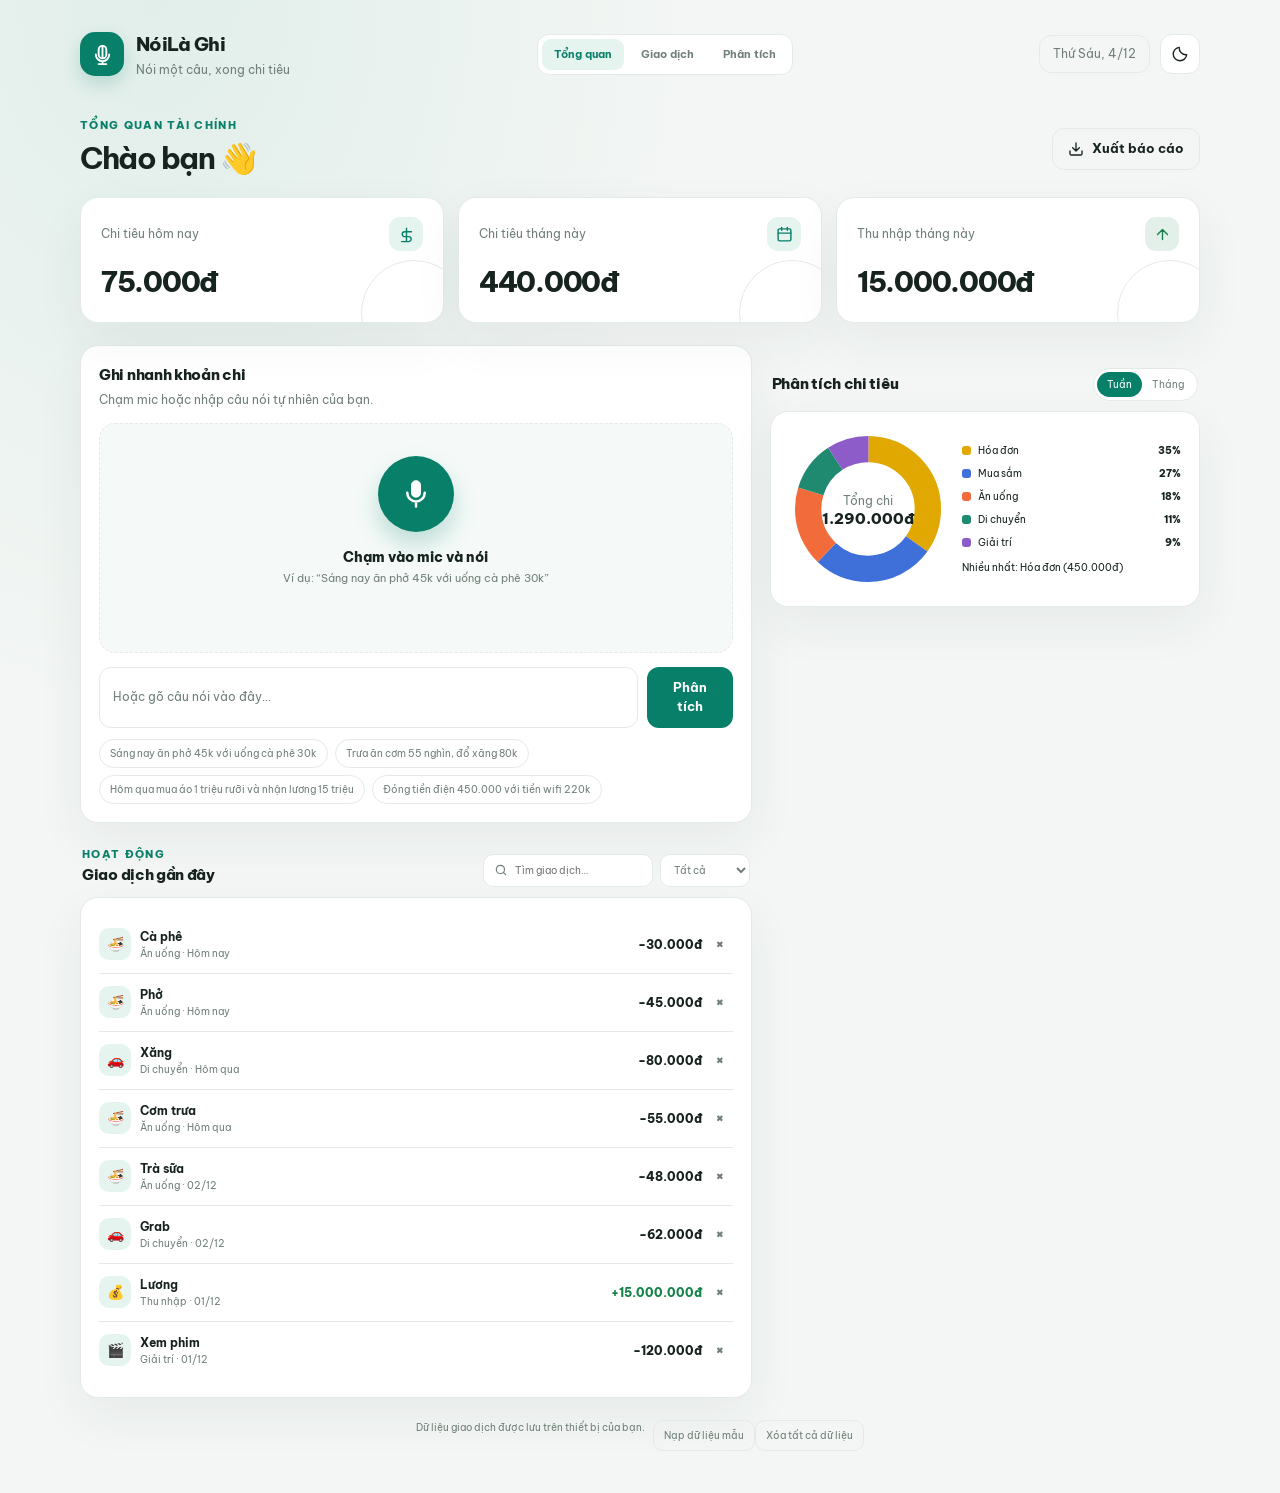
<file: index.html>
<!DOCTYPE html>
<html lang="vi">
<head>
<meta charset="utf-8">
<meta name="viewport" content="width=device-width, initial-scale=1, viewport-fit=cover">
<title>NóiLà Ghi – Ghi chi tiêu bằng giọng nói</title>
<link href="https://fonts.googleapis.com/css2?family=Be+Vietnam+Pro:wght@400;500;700;800&display=swap" rel="stylesheet">
<link rel="stylesheet" href="./styles.css">
</head>
<body>
<main class="app-shell">
  <header class="topbar">
    <a class="brand" href="#" aria-label="NóiLà Ghi, trang tổng quan">
      <span class="brand-mark" aria-hidden="true"><svg viewBox="0 0 24 24" fill="none" stroke="currentColor" stroke-width="2" stroke-linecap="round" stroke-linejoin="round"><path d="M12 3v12"/><path d="M8 7a4 4 0 1 1 8 0v5a4 4 0 0 1-8 0z"/><path d="M5 12a7 7 0 0 0 14 0M12 19v3m-4 0h8"/></svg></span>
      <span><h1>NóiLà Ghi</h1><p class="sub">Nói một câu, xong chi tiêu</p></span>
    </a>
    <nav class="primary-nav" aria-label="Điều hướng chính">
      <a class="nav-link active" href="#overview">Tổng quan</a>
      <a class="nav-link" href="#recentTitle">Giao dịch</a>
      <a class="nav-link" href="#statsTitle">Phân tích</a>
    </nav>
    <div class="top-actions">
      <span class="date-pill" id="today"></span>
      <button class="icon-btn" id="themeToggle" type="button" aria-label="Bật giao diện tối" title="Đổi giao diện"></button>
    </div>
  </header>

  <div class="page-heading" id="overview">
    <div><p class="eyebrow">Tổng quan tài chính</p><h2>Chào bạn 👋</h2></div>
    <button class="btn ghost" id="export" type="button"><svg viewBox="0 0 24 24" fill="none" stroke="currentColor" stroke-width="2" stroke-linecap="round" stroke-linejoin="round" aria-hidden="true"><path d="M21 15v4a2 2 0 0 1-2 2H5a2 2 0 0 1-2-2v-4"/><path d="m7 10 5 5 5-5M12 15V3"/></svg>Xuất báo cáo</button>
  </div>

  <section class="sums" aria-label="Tổng quan thu chi">
    <article class="summary-card">
      <div class="summary-top"><span>Chi tiêu hôm nay</span><span class="summary-icon" aria-hidden="true"><svg viewBox="0 0 24 24" fill="none" stroke="currentColor" stroke-width="2" stroke-linecap="round" stroke-linejoin="round"><path d="M12 3v18m7-13H9.5a3.5 3.5 0 0 0 0 7H15a3.5 3.5 0 0 1 0 7H5"/></svg></span></div>
      <div class="summary-value" id="sDay">0đ</div>
    </article>
    <article class="summary-card">
      <div class="summary-top"><span>Chi tiêu tháng này</span><span class="summary-icon" aria-hidden="true"><svg viewBox="0 0 24 24" fill="none" stroke="currentColor" stroke-width="2" stroke-linecap="round" stroke-linejoin="round"><rect x="3" y="4" width="18" height="17" rx="2"/><path d="M16 2v4M8 2v4M3 10h18"/></svg></span></div>
      <div class="summary-value" id="sMon">0đ</div>
    </article>
    <article class="summary-card income">
      <div class="summary-top"><span>Thu nhập tháng này</span><span class="summary-icon" aria-hidden="true"><svg viewBox="0 0 24 24" fill="none" stroke="currentColor" stroke-width="2" stroke-linecap="round" stroke-linejoin="round"><path d="M12 19V5m-7 7 7-7 7 7"/></svg></span></div>
      <div class="summary-value" id="sInc">0đ</div>
    </article>
  </section>

  <div class="dashboard-grid">
    <div class="primary-column">
      <section class="card capture-card" aria-labelledby="captureTitle">
        <div class="capture-heading"><h2 id="captureTitle">Ghi nhanh khoản chi</h2><p>Chạm mic hoặc nhập câu nói tự nhiên của bạn.</p></div>
        <div class="stage">
          <button id="mic" type="button" aria-label="Bắt đầu ghi âm"><svg viewBox="0 0 24 24" fill="none" stroke="currentColor" stroke-width="2" stroke-linecap="round" stroke-linejoin="round" aria-hidden="true"><rect x="9" y="2" width="6" height="12" rx="3" fill="currentColor"/><path d="M5 11a7 7 0 0 0 14 0M12 18v4"/></svg></button>
          <p id="hint">Chạm vào mic và nói</p>
          <p class="stage-note">Ví dụ: “Sáng nay ăn phở 45k với uống cà phê 30k”</p>
          <div id="live" aria-live="polite" aria-atomic="true"></div>
        </div>
        <form class="typed" id="tf">
          <input id="ti" aria-label="Nhập câu ghi chi tiêu" placeholder="Hoặc gõ câu nói vào đây…" autocomplete="off">
          <button class="btn" type="submit">Phân tích</button>
        </form>
        <div class="chips" id="chips" aria-label="Câu nói mẫu"></div>
      </section>

      <section class="card" id="confirm" aria-live="polite"></section>

      <section id="recent" aria-labelledby="recentTitle">
        <div class="section-heading recent-heading">
          <div class="recent-title-wrap"><p class="eyebrow">Hoạt động</p><h2 id="recentTitle">Giao dịch gần đây</h2></div>
          <div class="transaction-tools">
            <label class="search-box" for="transactionSearch">
              <svg viewBox="0 0 24 24" fill="none" stroke="currentColor" stroke-width="2" stroke-linecap="round" stroke-linejoin="round" aria-hidden="true"><circle cx="11" cy="11" r="7"/><path d="m20 20-4-4"/></svg>
              <input id="transactionSearch" type="search" placeholder="Tìm giao dịch…" autocomplete="off">
            </label>
            <select class="filter-select" id="transactionType" aria-label="Lọc theo loại giao dịch">
              <option value="all">Tất cả</option>
              <option value="expense">Khoản chi</option>
              <option value="income">Khoản thu</option>
            </select>
          </div>
        </div>
        <div class="card" id="list" role="list" aria-label="Danh sách giao dịch"></div>
      </section>
    </div>

    <aside class="secondary-column">
      <section aria-labelledby="statsTitle">
        <div class="section-heading">
          <h2 id="statsTitle">Phân tích chi tiêu</h2>
          <div class="seg" id="seg" role="group" aria-label="Khoảng thời gian thống kê"><button type="button" data-r="week" class="a" aria-pressed="true">Tuần</button><button type="button" data-r="month" aria-pressed="false">Tháng</button></div>
        </div>
        <div class="card" id="stats"></div>
      </section>
    </aside>
  </div>

  <footer class="toolbox">
    <p class="privacy-note">Dữ liệu giao dịch được lưu trên thiết bị của bạn.</p>
    <div><button id="seed" type="button">Nạp dữ liệu mẫu</button><button id="clear" type="button">Xóa tất cả dữ liệu</button></div>
  </footer>
</main>
<div id="toast" role="status"></div>

<script type="module" src="./src/app.js"></script>
</body>
</html>
</file>
<file: styles.css>
:root {
  color-scheme: light;
  --bg: #f3f6f4;
  --card: #fff;
  --ink: #17231f;
  --mut: #708078;
  --line: #e4eae6;
  --acc: #087f68;
  --acc-strong: #066653;
  --accbg: #e6f4ef;
  --inc: #16834a;
  --shadow: 0 18px 50px rgba(29, 54, 43, .06);
  box-sizing: border-box;
  padding-top: env(safe-area-inset-top, 0px);
  padding-bottom: env(safe-area-inset-bottom, 0px);
}
:root[data-theme="dark"] {
  color-scheme: dark;
  --bg: #101714;
  --card: #18221e;
  --ink: #edf4f0;
  --mut: #9aa9a1;
  --line: #2a3731;
  --acc: #52c7a6;
  --acc-strong: #70d7b8;
  --accbg: #1d3830;
  --inc: #73d49b;
  --shadow: 0 18px 50px rgba(0, 0, 0, .15);
}
* { box-sizing: border-box; }
html { min-width: 320px; scroll-padding-top: 24px; }
body {
  min-height: 100vh;
  margin: 0;
  background:
    radial-gradient(ellipse at 12% 0%, rgba(14, 148, 112, .08), transparent 34rem),
    var(--bg);
  color: var(--ink);
  font-family: 'Be Vietnam Pro', system-ui, -apple-system, 'Segoe UI', Roboto, sans-serif;
  line-height: 1.5;
  -webkit-font-smoothing: antialiased;
}
button, input, select { font: inherit; }
button { -webkit-tap-highlight-color: transparent; }
button:focus-visible, input:focus-visible, select:focus-visible {
  outline: 3px solid color-mix(in srgb, var(--acc) 55%, transparent);
  outline-offset: 3px;
}
.app-shell { width: min(1120px, calc(100% - 48px)); margin: 0 auto; padding: 30px 0 42px; }
.topbar, .brand, .top-actions, .page-heading, .section-heading, .section-actions {
  display: flex;
  align-items: center;
}
.topbar, .page-heading, .section-heading { justify-content: space-between; }
.topbar { margin-bottom: 38px; }
.brand { gap: 12px; color: inherit; text-decoration: none; }
.brand-mark {
  display: grid;
  width: 44px;
  height: 44px;
  place-items: center;
  border-radius: 15px;
  background: var(--acc);
  color: #fff;
  box-shadow: 0 8px 18px rgba(8, 127, 104, .2);
}
.brand-mark svg { width: 23px; height: 23px; }
.primary-nav { display: flex; align-items: center; gap: 5px; margin-left: auto; margin-right: auto; padding: 4px; border: 1px solid var(--line); border-radius: 12px; background: var(--card); }
.nav-link { padding: 7px 12px; border-radius: 9px; color: var(--mut); font-size: 11px; font-weight: 700; text-decoration: none; transition: background-color .18s ease, color .18s ease; }
.nav-link:hover, .nav-link.active { background: var(--accbg); color: var(--acc); }
h1, h2, p { margin-top: 0; }
h1 { margin-bottom: 0; font-size: 19px; font-weight: 800; letter-spacing: -.035em; }
.sub { margin: 2px 0 0; color: var(--mut); font-size: 12px; }
.top-actions { gap: 10px; }
.date-pill, .icon-btn, .btn, .chip, .seg button, .d, .x, footer button {
  transition: background-color .18s ease, color .18s ease, border-color .18s ease, transform .18s ease;
}
.date-pill { padding: 9px 13px; border: 1px solid var(--line); border-radius: 12px; color: var(--mut); font-size: 12px; }
.icon-btn {
  display: grid;
  width: 40px;
  height: 40px;
  place-items: center;
  border: 1px solid var(--line);
  border-radius: 12px;
  background: var(--card);
  color: var(--ink);
  cursor: pointer;
}
.icon-btn:hover { border-color: var(--acc); color: var(--acc); }
.icon-btn svg { width: 18px; height: 18px; }
.page-heading { margin-bottom: 16px; }
.eyebrow { margin-bottom: 3px; color: var(--acc); font-size: 11px; font-weight: 800; letter-spacing: .12em; text-transform: uppercase; }
.page-heading h2 { margin: 0; font-size: clamp(24px, 3vw, 30px); letter-spacing: -.05em; }
.btn {
  display: inline-flex;
  min-height: 42px;
  align-items: center;
  justify-content: center;
  gap: 8px;
  padding: 10px 15px;
  border: 1px solid transparent;
  border-radius: 12px;
  background: var(--acc);
  color: #fff;
  font-size: 13px;
  font-weight: 700;
  cursor: pointer;
}
.btn:hover { background: var(--acc-strong); transform: translateY(-1px); }
.btn svg { width: 16px; height: 16px; }
.btn.ghost { border-color: var(--line); background: transparent; color: var(--ink); }
.btn.ghost:hover { border-color: var(--acc); color: var(--acc); }
.sums { display: grid; grid-template-columns: repeat(3, minmax(0, 1fr)); gap: 14px; margin-bottom: 22px; }
.summary-card, .card { border: 1px solid var(--line); border-radius: 18px; background: var(--card); box-shadow: var(--shadow); }
.summary-card { position: relative; overflow: hidden; min-height: 126px; padding: 19px 20px; }
.summary-card::after { position: absolute; right: -24px; bottom: -44px; width: 104px; height: 104px; border: 1px solid var(--line); border-radius: 50%; content: ""; }
.summary-top { display: flex; align-items: center; justify-content: space-between; color: var(--mut); font-size: 12px; }
.summary-icon { display: grid; width: 34px; height: 34px; place-items: center; border-radius: 11px; background: var(--accbg); color: var(--acc); }
.summary-icon svg { width: 17px; height: 17px; }
.summary-card.income .summary-icon { background: color-mix(in srgb, var(--inc) 12%, var(--card)); color: var(--inc); }
.summary-value { margin-top: 10px; font-size: clamp(22px, 3vw, 28px); font-weight: 800; letter-spacing: -.045em; }
.dashboard-grid { display: grid; grid-template-columns: minmax(0, 1.28fr) minmax(320px, .82fr); align-items: start; gap: 18px; }
.primary-column, .secondary-column { min-width: 0; }
.capture-card { padding: 22px; }
.capture-heading { margin-bottom: 14px; }
.capture-heading h2, .section-heading h2 { margin: 0; font-size: 15px; font-weight: 800; letter-spacing: -.02em; }
.capture-heading p { margin: 4px 0 0; color: var(--mut); font-size: 12px; }
.stage {
  display: flex;
  min-height: 230px;
  flex-direction: column;
  align-items: center;
  justify-content: center;
  padding: 14px;
  border: 1px dashed var(--line);
  border-radius: 16px;
  background: color-mix(in srgb, var(--accbg) 42%, var(--card));
}
#mic {
  position: relative;
  display: grid;
  width: 76px;
  height: 76px;
  place-items: center;
  border: 0;
  border-radius: 50%;
  background: var(--acc);
  color: #fff;
  box-shadow: 0 12px 25px rgba(8, 127, 104, .24);
  cursor: pointer;
  transition: transform .18s ease, background .18s ease;
}
#mic:hover { background: var(--acc-strong); transform: translateY(-2px); }
#mic:active { transform: scale(.96); }
#mic svg { width: 30px; height: 30px; }
#mic.on { background: #d94d42; box-shadow: 0 12px 25px rgba(217, 77, 66, .22); }
#mic.on::before, #mic.on::after {
  position: absolute;
  inset: -5px;
  border: 1px solid #d94d42;
  border-radius: 50%;
  content: "";
  animation: ring 1.6s ease-out infinite;
}
#mic.on::after { animation-delay: .8s; }
@keyframes ring { to { transform: scale(1.45); opacity: 0; } }
#hint { margin: 15px 0 2px; font-size: 14px; font-weight: 800; text-align: center; }
.stage-note { margin: 0; color: var(--mut); font-size: 11px; text-align: center; }
#live { max-width: 100%; min-height: 24px; margin-top: 8px; overflow-wrap: anywhere; color: var(--mut); font-size: 13px; text-align: center; }
#live.has { color: var(--ink); font-size: 14px; font-weight: 600; }
.typed { display: flex; gap: 9px; margin: 14px 0 0; }
.typed input {
  width: 100%;
  min-width: 0;
  padding: 10px 13px;
  border: 1px solid var(--line);
  border-radius: 12px;
  background: var(--card);
  color: var(--ink);
  font-size: 12px;
}
.typed input::placeholder { color: var(--mut); }
.chips { display: flex; flex-wrap: wrap; justify-content: flex-start; gap: 7px; margin-top: 11px; }
.chip { padding: 6px 10px; border: 1px solid var(--line); border-radius: 99px; background: var(--card); color: var(--mut); font-size: 10px; cursor: pointer; }
.chip:hover { border-color: var(--acc); background: var(--accbg); color: var(--acc); }
.card { padding: 18px; }
#confirm { position: relative; display: none; overflow: hidden; margin-top: 14px; border: 1px solid var(--acc); }
#confirm h2 { margin: 0 0 10px; font-size: 14px; }
.it { display: grid; grid-template-columns: minmax(0, 1fr) auto; align-items: center; gap: 4px 10px; padding: 10px 0; border-top: 1px solid var(--line); }
.it b { overflow: hidden; font-size: 12px; text-overflow: ellipsis; white-space: nowrap; }
.it .amt { font-size: 12px; font-weight: 800; text-align: right; }
.it select { justify-self: start; padding: 4px 8px; border: 1px solid var(--line); border-radius: 99px; background: var(--accbg); color: var(--ink); font-size: 10px; }
.it .x { justify-self: end; border: 0; background: none; color: var(--mut); font-size: 10px; cursor: pointer; }
.it .x:hover, .row .d:hover { color: #d94d42; }
.acts { display: flex; gap: 8px; margin-top: 12px; }
.acts .btn { flex: 1; }
.section-heading { gap: 12px; margin: 23px 2px 10px; }
.section-actions { gap: 8px; }
.row { display: flex; align-items: center; justify-content: space-between; gap: 12px; padding: 12px 0; border-top: 1px solid var(--line); }
.row:first-child { border-top: 0; }
.row b { display: block; overflow: hidden; max-width: 260px; font-size: 12px; text-overflow: ellipsis; white-space: nowrap; }
.row small { display: block; color: var(--mut); font-size: 10px; }
.row .r { flex: none; color: var(--ink); font-size: 12px; font-weight: 800; text-align: right; white-space: nowrap; }
.row .r.inc { color: var(--inc); }
.row .d { width: 25px; height: 25px; margin-left: 3px; border: 0; border-radius: 8px; background: transparent; color: var(--mut); font-size: 15px; cursor: pointer; }
.row .d:hover { background: color-mix(in srgb, #d94d42 10%, var(--card)); }
.recent-heading { align-items: flex-end; }
.recent-title-wrap .eyebrow { margin-bottom: 2px; }
.transaction-tools { display: flex; min-width: 0; align-items: center; gap: 7px; }
.search-box { display: flex; min-width: 170px; align-items: center; gap: 7px; padding: 0 10px; border: 1px solid var(--line); border-radius: 10px; background: var(--card); color: var(--mut); }
.search-box svg { width: 14px; height: 14px; flex: none; }
.search-box input { width: 100%; min-width: 0; padding: 8px 0; border: 0; outline: 0; background: transparent; color: var(--ink); font-size: 10px; }
.search-box input:focus-visible { outline: 0; }
.filter-select { max-width: 112px; padding: 8px 9px; border: 1px solid var(--line); border-radius: 10px; background: var(--card); color: var(--mut); font-size: 10px; }
.row-category { display: flex; align-items: center; gap: 9px; min-width: 0; }
.category-mark { display: grid; width: 32px; height: 32px; flex: none; place-items: center; border-radius: 10px; background: var(--accbg); font-size: 14px; }
.row-copy { min-width: 0; }
.row b { max-width: 100%; }
.privacy-note { margin: 0; color: var(--mut); font-size: 10px; text-align: center; }
.seg { display: inline-flex; padding: 3px; border: 1px solid var(--line); border-radius: 99px; background: var(--card); }
.seg button { padding: 5px 10px; border: 0; border-radius: 99px; background: transparent; color: var(--mut); font-size: 10px; cursor: pointer; }
.seg button.a { background: var(--acc); color: #fff; }
.pie { display: flex; flex-wrap: wrap; align-items: center; justify-content: center; gap: 15px; }
.pie svg { flex: none; width: 158px; height: 158px; }
.leg { min-width: 130px; flex: 1; }
.leg div { display: flex; align-items: center; gap: 7px; padding: 4px 0; font-size: 10px; }
.leg i { width: 9px; height: 9px; flex: none; border-radius: 3px; }
.leg span { margin-left: auto; font-weight: 800; }
.empty { padding: 22px 8px; color: var(--mut); font-size: 12px; text-align: center; }
.toolbox { display: flex; flex-wrap: wrap; justify-content: center; gap: 8px; margin-top: 22px; }
.toolbox button { padding: 7px 10px; border: 1px solid var(--line); border-radius: 10px; background: transparent; color: var(--mut); font-size: 10px; cursor: pointer; }
.toolbox button:hover { border-color: var(--acc); color: var(--acc); }
#toast {
  position: fixed;
  z-index: 5;
  bottom: calc(20px + env(safe-area-inset-bottom, 0px));
  left: 50%;
  max-width: min(90%, 480px);
  padding: 11px 16px;
  transform: translate(-50%, 8px);
  border: 1px solid var(--line);
  border-radius: 12px;
  background: var(--ink);
  color: var(--bg);
  font-size: 12px;
  text-align: center;
  opacity: 0;
  pointer-events: none;
  transition: opacity .2s ease, transform .2s ease;
}
#toast.s { transform: translate(-50%, 0); opacity: 1; }
@media (prefers-color-scheme: dark) {
  :root:not([data-theme="light"]) {
    color-scheme: dark;
    --bg: #101714;
    --card: #18221e;
    --ink: #edf4f0;
    --mut: #9aa9a1;
    --line: #2a3731;
    --acc: #52c7a6;
    --acc-strong: #70d7b8;
    --accbg: #1d3830;
    --inc: #73d49b;
    --shadow: 0 18px 50px rgba(0, 0, 0, .15);
  }
}
@media (max-width: 760px) {
  .app-shell { width: min(100% - 32px, 560px); padding-top: 20px; }
  .topbar { margin-bottom: 28px; }
  .dashboard-grid { grid-template-columns: 1fr; gap: 0; }
  .secondary-column { display: grid; grid-template-columns: 1fr; }
  .primary-nav { display: none; }
}
@media (max-width: 520px) {
  .app-shell { width: calc(100% - 28px); padding-top: 15px; }
  .brand-mark { width: 40px; height: 40px; }
  .brand { gap: 9px; }
  .date-pill { display: none; }
  .page-heading { align-items: flex-end; }
  .page-heading .btn { min-height: 38px; padding: 8px 10px; font-size: 11px; }
  .page-heading .btn svg { width: 14px; }
  .sums { grid-template-columns: repeat(2, minmax(0, 1fr)); gap: 9px; }
  .summary-card { min-height: 108px; padding: 13px; }
  .summary-card:last-child { grid-column: 1 / -1; min-height: 92px; }
  .summary-value { margin-top: 7px; font-size: 22px; }
  .capture-card, .card { padding: 15px; }
  .stage { min-height: 210px; }
  .section-heading { align-items: flex-start; }
  .recent-heading { flex-direction: column; align-items: stretch; }
  .transaction-tools { width: 100%; }
  .search-box { min-width: 0; flex: 1; }
  .filter-select { max-width: 125px; }
  .pie { gap: 8px; }
  .pie svg { width: 138px; height: 138px; }
  .leg { min-width: 115px; }
}
@media (prefers-reduced-motion: reduce) {
  *, *::before, *::after { scroll-behavior: auto !important; animation-duration: .01ms !important; animation-iteration-count: 1 !important; transition-duration: .01ms !important; }
}
</file>
